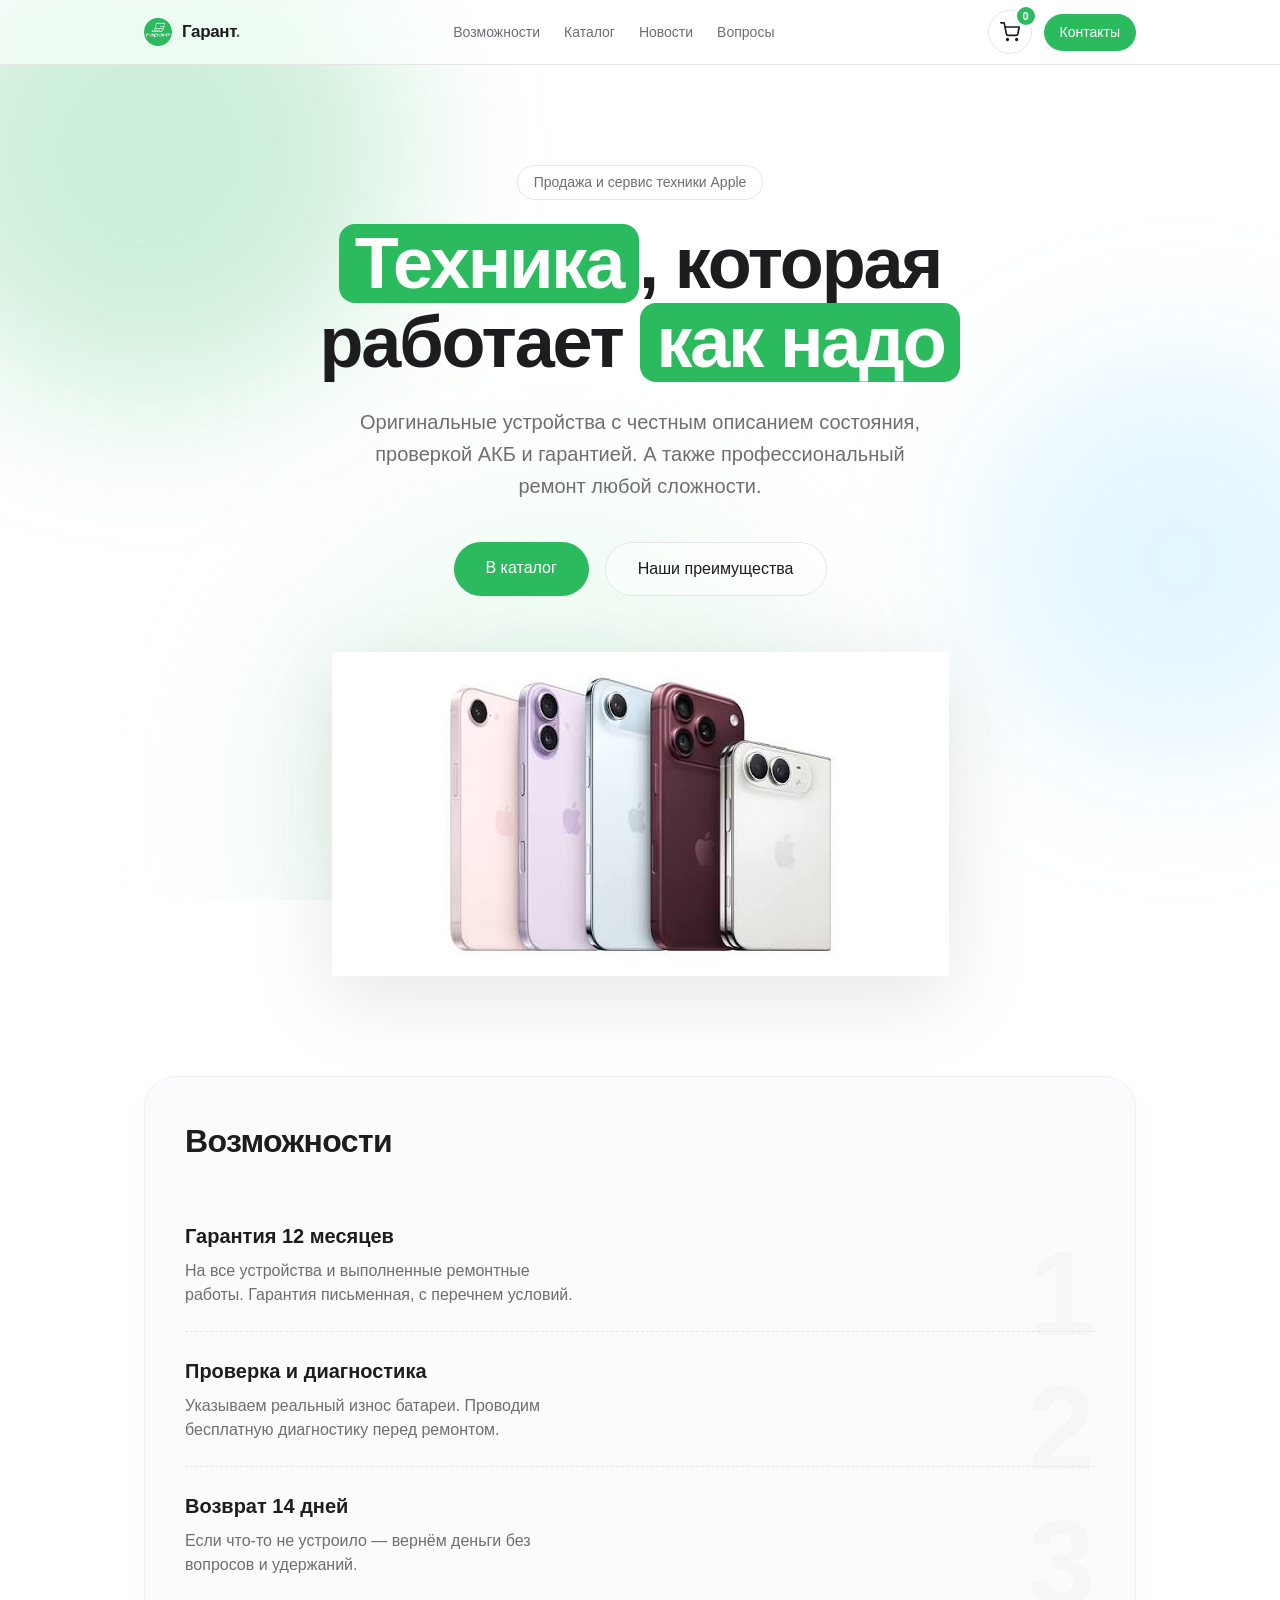
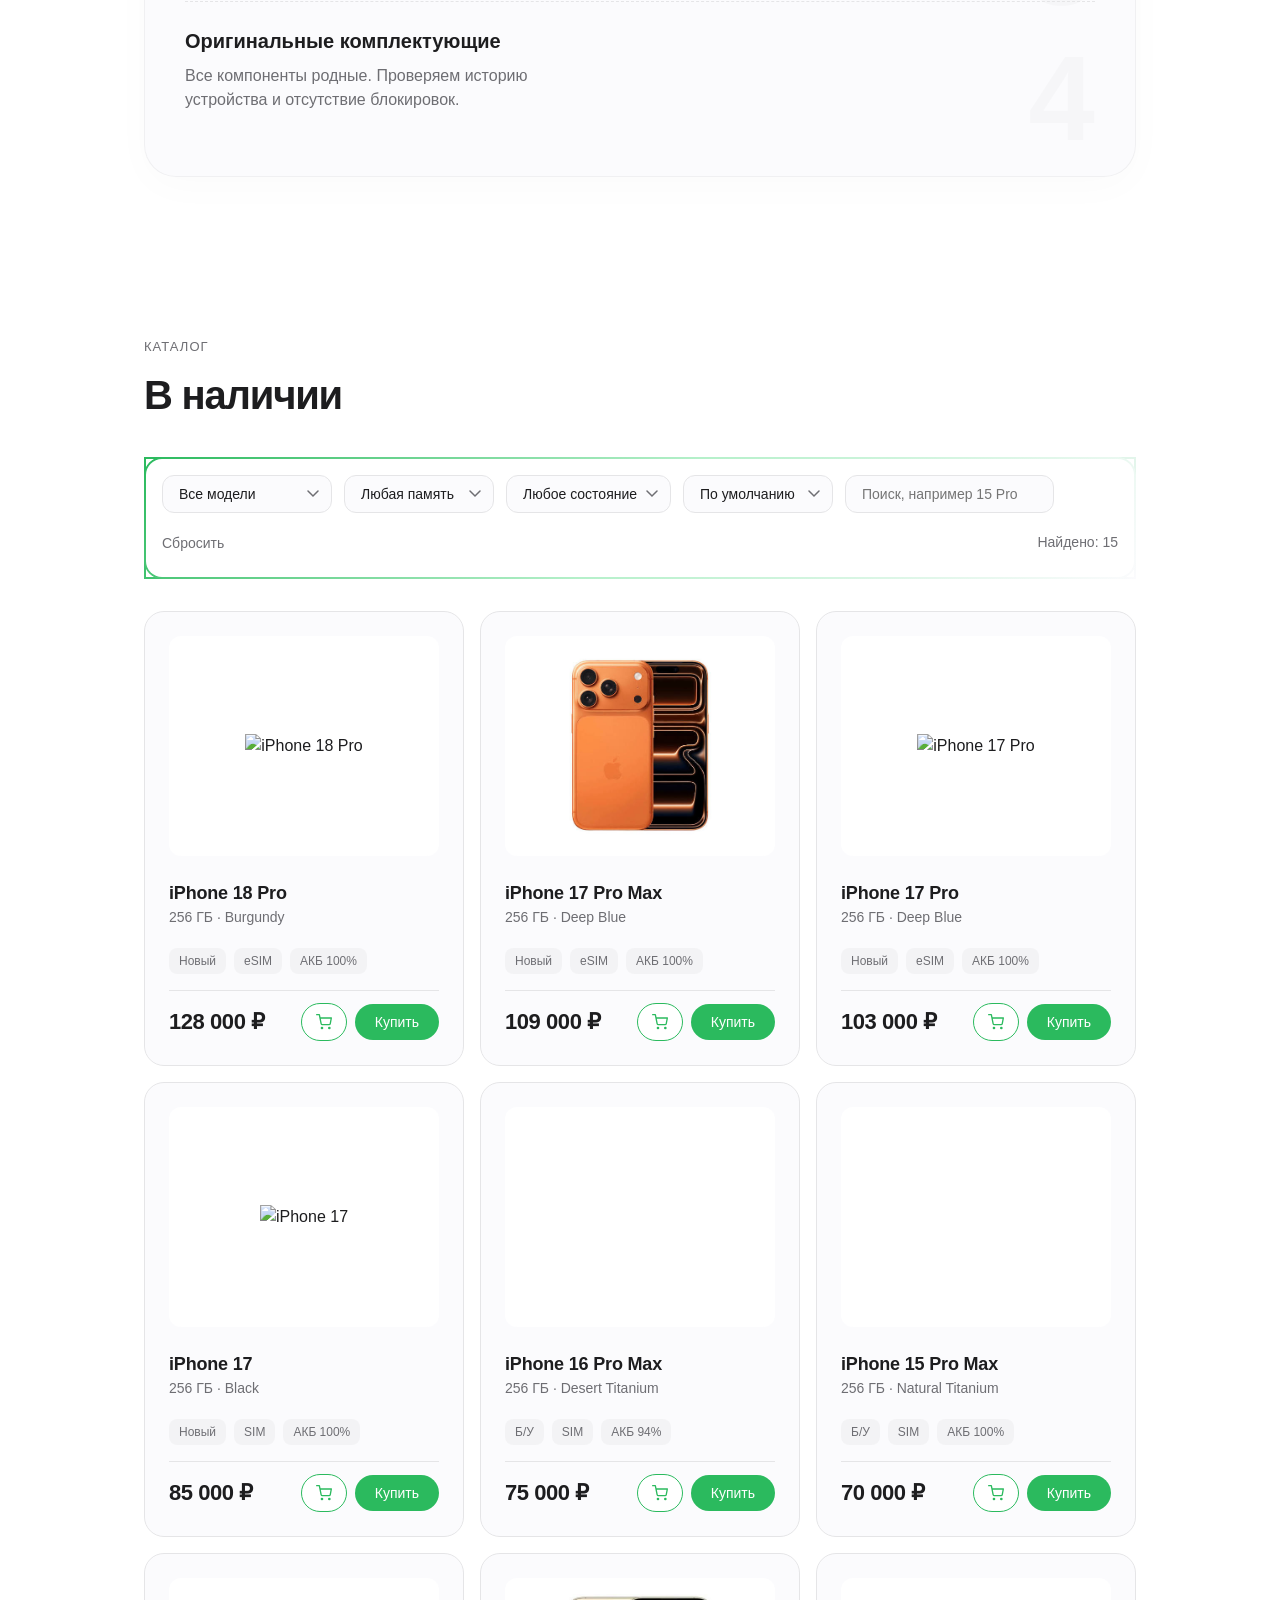
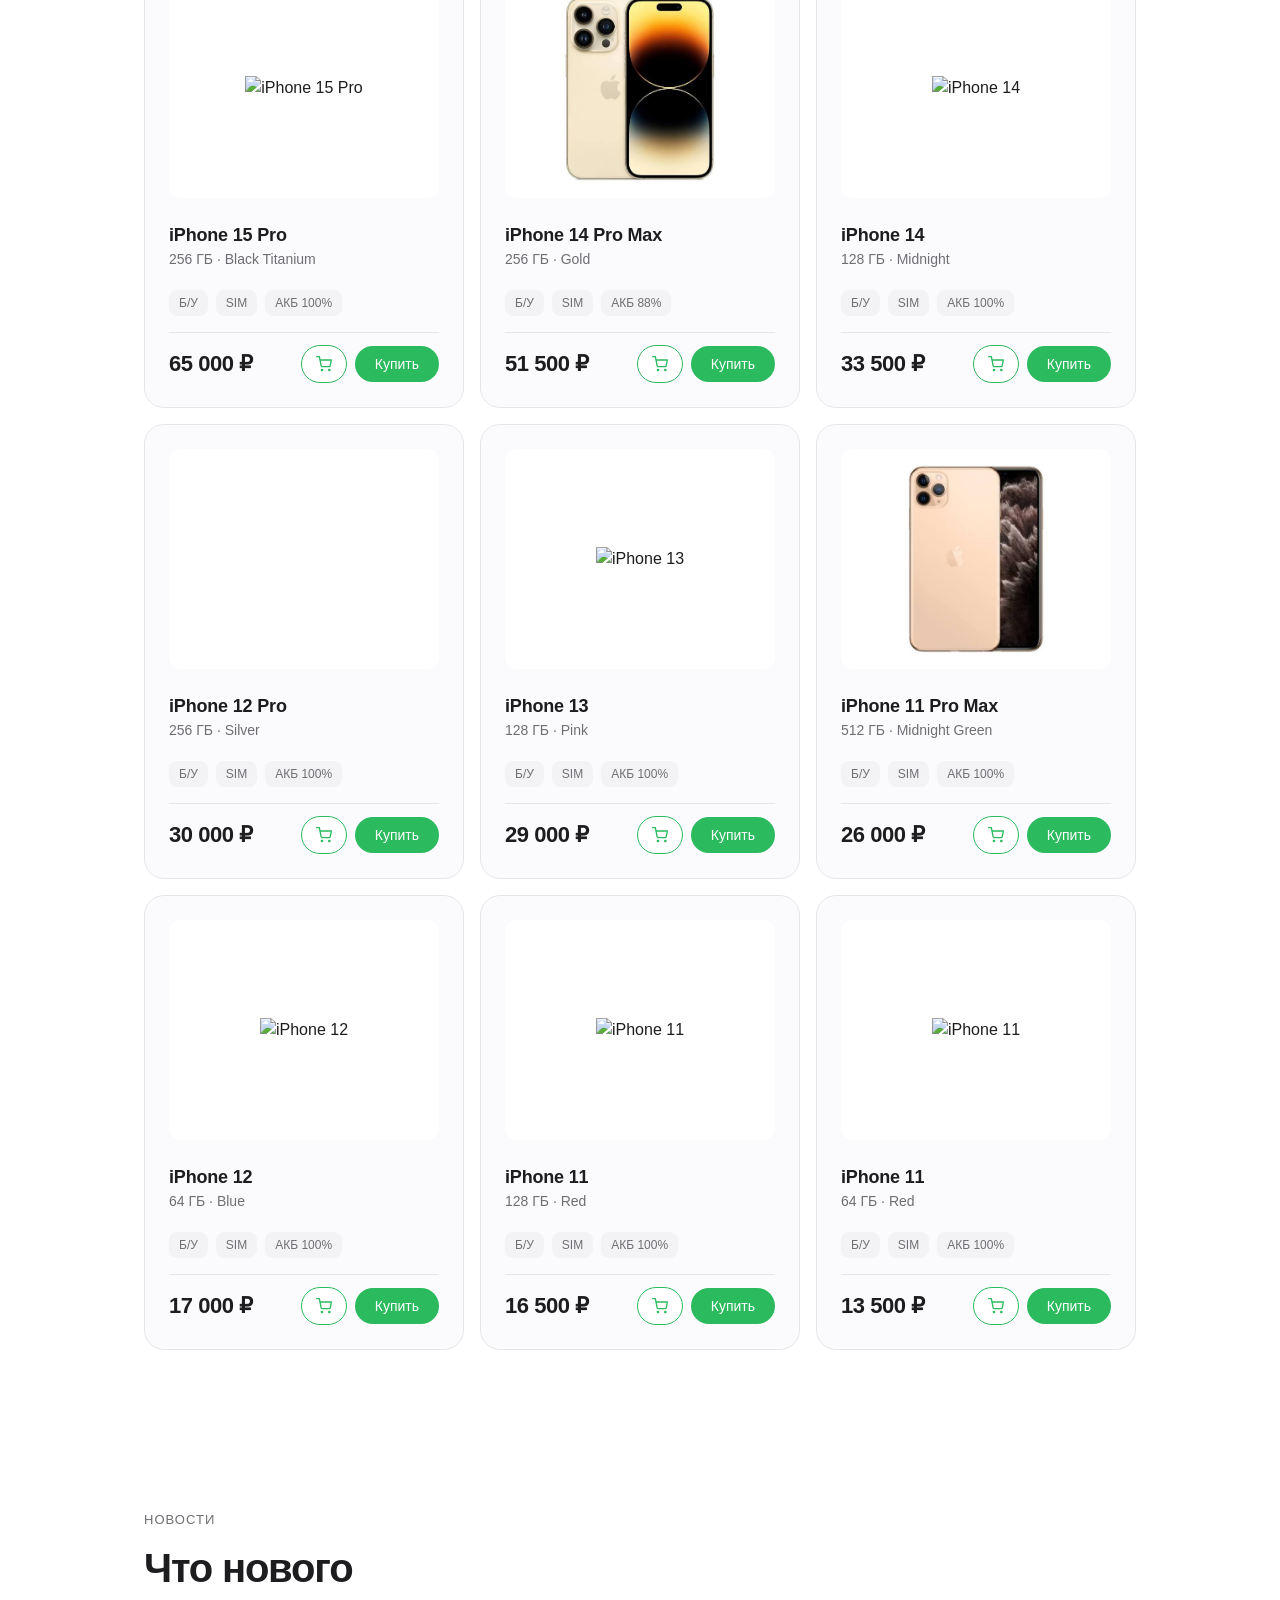
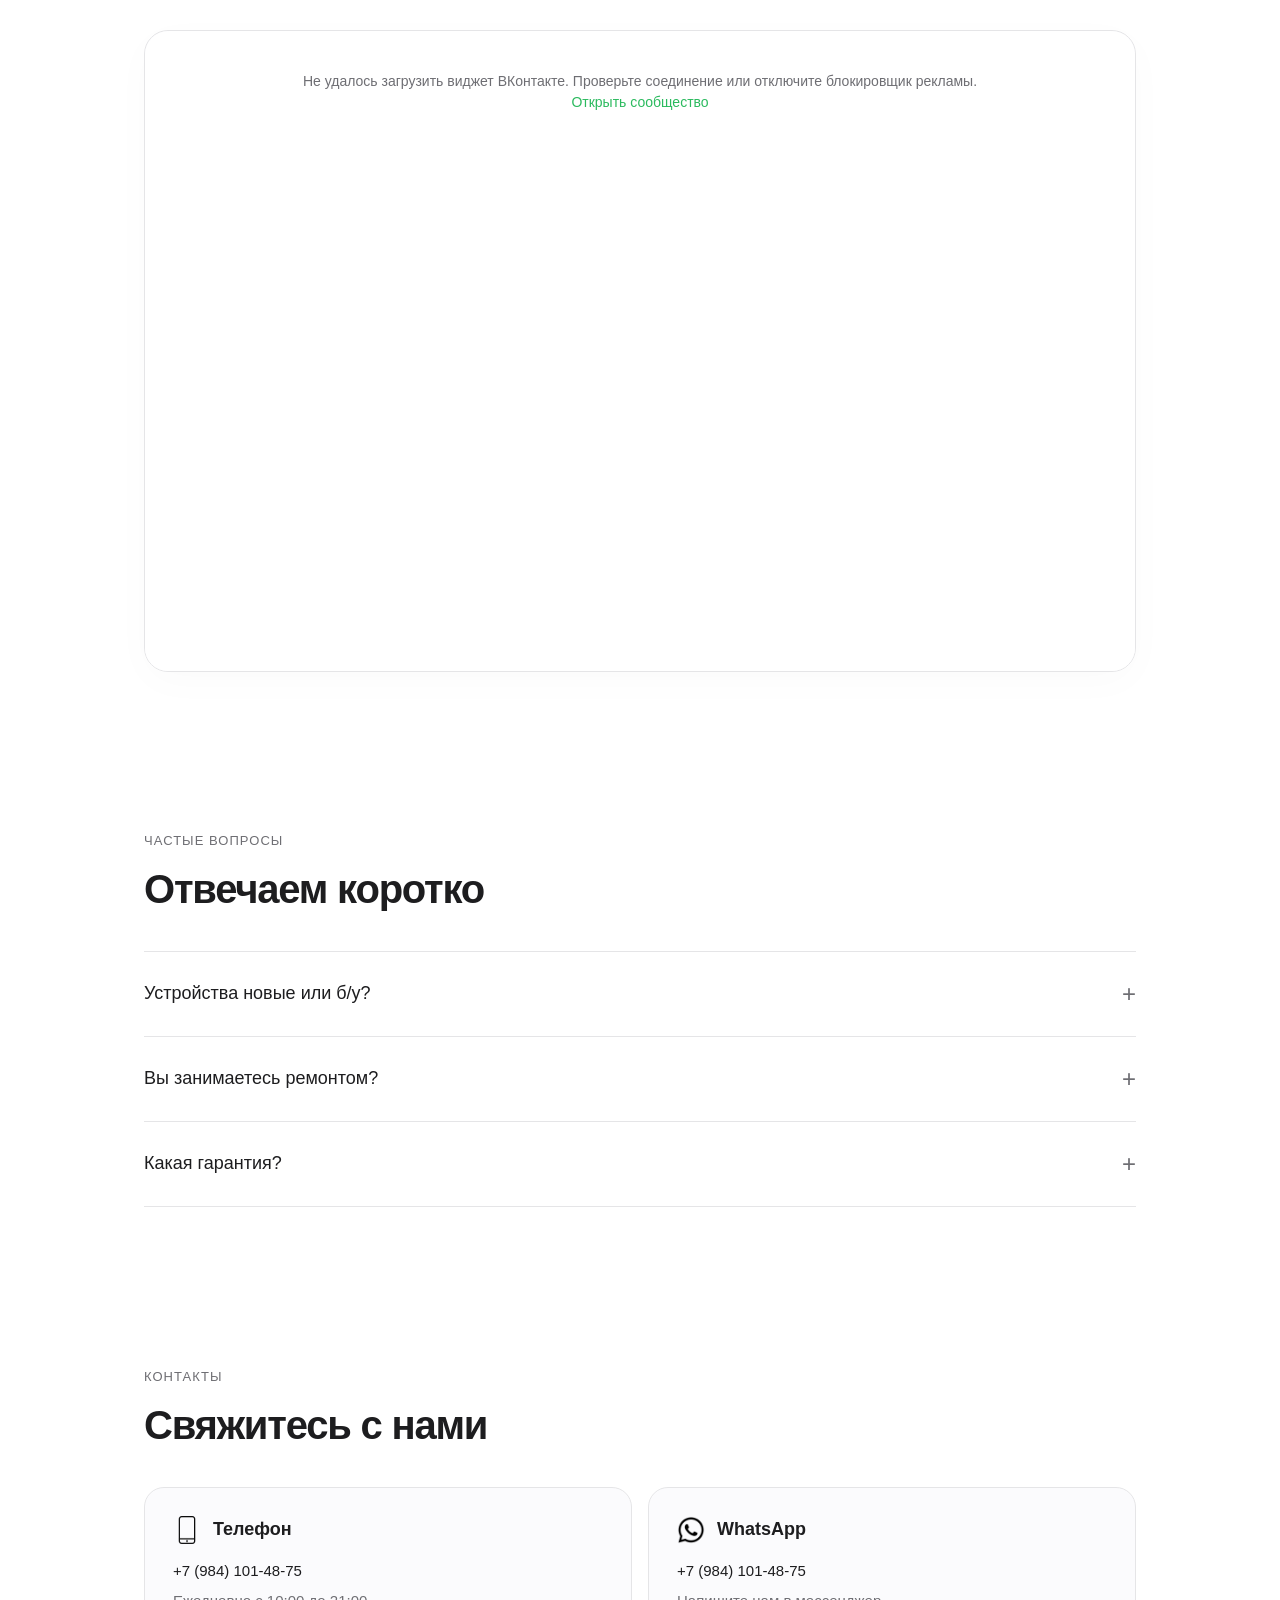
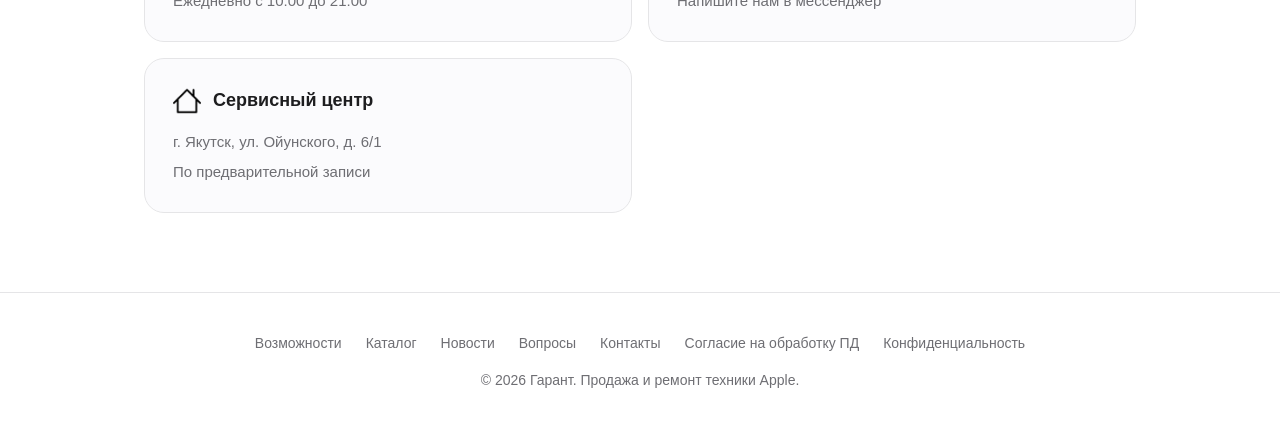
<file: index.html>
<!DOCTYPE html>
<html lang="ru">
<head>
<meta charset="UTF-8">
<meta name="viewport" content="width=device-width, initial-scale=1.0">
<title>Гарант — ремонт iPhone и продажа техники Apple в Якутске</title>

<meta name="description" content="Гарант в Якутске: ремонт айфона и iPhone, замена экрана и аккумулятора, продажа новых и б/у iPhone. Гарантия 12 месяцев, бесплатная диагностика.">
<meta name="keywords" content="ремонт айфона якутск, купить айфон якутск, айфон бу якутск">
<meta name="robots" content="index, follow">
<link rel="canonical" href="https://garant03.infinityfree.io/">
  
<link rel="stylesheet" href="assets/css/site.css">
</head>
<body>

<div class="bg-shapes">
  <div class="shape shape-1"></div>
  <div class="shape shape-2"></div>
  <div class="shape shape-3"></div>
</div>

<header>
  <nav class="nav">
    <a href="#" class="logo-link">
      <img src="icons/logo.png" alt="Гарант" class="logo-img">
      <span class="logo">Гарант<span>.</span></span>
    </a>
    <div class="nav-links">
      <a href="#features">Возможности</a>
      <a href="#catalog">Каталог</a>
      <a href="#news">Новости</a>
      <a href="#faq">Вопросы</a>
    </div>
    <div class="nav-right">
      <button id="cartBtn" class="nav-cart" aria-label="Корзина">
        <svg width="20" height="20" viewBox="0 0 24 24" fill="none" stroke="currentColor" stroke-width="2" stroke-linecap="round" stroke-linejoin="round"><circle cx="9" cy="21" r="1"/><circle cx="20" cy="21" r="1"/><path d="M1 1h4l2.68 13.39a2 2 0 0 0 2 1.61h9.72a2 2 0 0 0 2-1.61L23 6H6"/></svg>
        <span id="cartCount" class="cart-count">0</span>
      </button>
      <a href="#contacts" class="nav-contacts">Контакты</a>
    </div>
  </nav>
</header>

<section class="hero reveal">
  <div class="wrap">
    <div class="hero-tag">Продажа и сервис техники Apple</div>
    <h1>
      <span class="highlight">Техника</span>, которая<br>
      работает <span class="highlight">как надо</span>
    </h1>
    <p>Оригинальные устройства с честным описанием состояния, проверкой АКБ и гарантией. А также профессиональный ремонт любой сложности.</p>
    <div class="hero-buttons">
      <a href="#catalog" class="btn-primary">В каталог</a>
      <a href="#features" class="btn-secondary">Наши преимущества</a>
    </div>
    <div class="hero-image">
      <img src="images/iphones.jpg" alt="iPhone">
    </div>
  </div>
</section>

<section class="features-section reveal" id="features">
  <div class="wrap">
    <div class="features-box">
      <h2>Возможности</h2>
      <div class="feature-row">
        <div class="feature-info">
          <h3>Гарантия 12 месяцев</h3>
          <p>На все устройства и выполненные ремонтные работы. Гарантия письменная, с перечнем условий.</p>
        </div>
        <div class="feature-num">1</div>
      </div>
      <div class="feature-row">
        <div class="feature-info">
          <h3>Проверка и диагностика</h3>
          <p>Указываем реальный износ батареи. Проводим бесплатную диагностику перед ремонтом.</p>
        </div>
        <div class="feature-num">2</div>
      </div>
      <div class="feature-row">
        <div class="feature-info">
          <h3>Возврат 14 дней</h3>
          <p>Если что-то не устроило — вернём деньги без вопросов и удержаний.</p>
        </div>
        <div class="feature-num">3</div>
      </div>
      <div class="feature-row">
        <div class="feature-info">
          <h3>Оригинальные комплектующие</h3>
          <p>Все компоненты родные. Проверяем историю устройства и отсутствие блокировок.</p>
        </div>
        <div class="feature-num">4</div>
      </div>
    </div>
  </div>
</section>

<section id="catalog" class="reveal">
  <div class="wrap">
    <div class="rubric">Каталог</div>
    <h2 class="section-title">В наличии</h2>
    <div class="toolbar">
      <select id="f-model"><option value="">Все модели</option></select>
      <select id="f-memory"><option value="">Любая память</option></select>
      <select id="f-condition">
        <option value="">Любое состояние</option>
        <option value="new">Новый</option>
        <option value="used">Б/У</option>
      </select>
      <select id="f-sort">
        <option value="default">По умолчанию</option>
        <option value="price-asc">Цена ↑</option>
        <option value="price-desc">Цена ↓</option>
        <option value="battery-desc">АКБ ↓</option>
      </select>
      <input type="text" id="f-search" placeholder="Поиск, например 15 Pro">
      <button class="reset" id="reset">Сбросить</button>
      <div class="count" id="count"></div>
    </div>
    <div class="grid" id="grid"></div>
  </div>
</section>

<!-- ===== НОВОСТИ (ВК notebookgarant) ===== -->
<section id="news" class="reveal">
  <div class="wrap">
    <div class="rubric">Новости</div>
    <h2 class="section-title">Что нового</h2>
    <div class="vk-embed-wrap">
      <div class="vk-embed-frame" id="vk_community"></div>
    </div>
  </div>
</section>

<section id="faq" class="reveal">
  <div class="wrap">
    <div class="rubric">Частые вопросы</div>
    <h2 class="section-title">Отвечаем коротко</h2>
    <div class="faq">
      <details>
        <summary>Устройства новые или б/у?</summary>
        <p>В каталоге есть и новые (не активированные), и б/у. Состояние указано в бейдже на карточке, а реальный износ АКБ — отдельно. Для б/у указана комплектация: коробка, кабель и т.д.</p>
      </details>
      <details>
        <summary>Вы занимаетесь ремонтом?</summary>
        <p>Да, у нас собственный сервисный центр. Выполняем замену экранов, аккумуляторов, ремонт после попадания влаги и другие работы. Диагностика бесплатная.</p>
      </details>
      <details>
        <summary>Какая гарантия?</summary>
        <p>12 месяцев на все устройства и на работы по ремонту. Гарантия покрывает аппаратные неисправности, не связанные с механическими повреждениями и попаданием влаги.</p>
      </details>
    </div>
  </div>
</section>

<section id="contacts" class="reveal">
  <div class="wrap">
    <div class="rubric">Контакты</div>
    <h2 class="section-title">Свяжитесь с нами</h2>
    <div class="features-grid">
      <div class="feature-card">
        <div class="contact-header">
          <img src="icons/phone.png" alt="Телефон" class="contact-icon">
          <h3>Телефон</h3>
        </div>
        <p><a href="tel:+79841014875">+7 (984) 101-48-75</a></p>
        <p style="margin-top:8px">Ежедневно с 10:00 до 21:00</p>
      </div>
      <div class="feature-card">
        <div class="contact-header">
          <img src="icons/whatsapp.png" alt="WhatsApp" class="contact-icon">
          <h3>WhatsApp</h3>
        </div>
        <p><a href="https://wa.me/79841014875">+7 (984) 101-48-75</a></p>
        <p style="margin-top:8px">Напишите нам в мессенджер</p>
      </div>
      <div class="feature-card">
        <div class="contact-header">
          <img src="icons/home.png" alt="Адрес" class="contact-icon">
          <h3>Сервисный центр</h3>
        </div>
        <p>г. Якутск, ул. Ойунского, д. 6/1</p>
        <p style="margin-top:8px">По предварительной записи</p>
      </div>
    </div>
  </div>
</section>

<footer>
  <div class="wrap">
    <div class="foot-links">
      <a href="#features">Возможности</a>
      <a href="#catalog">Каталог</a>
      <a href="#news">Новости</a>
      <a href="#faq">Вопросы</a>
      <a href="#contacts">Контакты</a>
      <a href="terms.html">Согласие на обработку ПД</a>
      <a href="privacy.html">Конфиденциальность</a>
    </div>
    <p>© 2026 Гарант. Продажа и ремонт техники Apple.</p>
  </div>
</footer>

<!-- Модальное окно одиночного заказа -->
<div class="modal-overlay" id="orderModal" role="dialog" aria-modal="true" aria-labelledby="orderTitle">
  <div class="modal">
    <button class="modal-close" id="modalClose" aria-label="Закрыть">×</button>

    <div id="formState">
      <h3 id="orderTitle">Оформление заказа</h3>
      <p class="modal-sub" id="orderProduct"></p>

      <form id="orderForm" novalidate>
        <div class="form-row">
          <div class="form-group">
            <label for="lastName">Фамилия <span class="req">*</span></label>
            <input type="text" id="lastName" name="lastName" autocomplete="family-name" placeholder="Иванов">
          </div>
          <div class="form-group">
            <label for="firstName">Имя <span class="req">*</span></label>
            <input type="text" id="firstName" name="firstName" autocomplete="given-name" placeholder="Иван">
          </div>
        </div>

        <div class="form-group">
          <label for="phone">Контактный телефон <span class="req">*</span></label>
          <input type="tel" id="phone" name="phone" autocomplete="tel" placeholder="+7 (___) ___-__-__">
        </div>

        <div class="form-group">
          <label for="email">Электронная почта <span class="req">*</span></label>
          <input type="email" id="email" name="email" autocomplete="email" placeholder="example@mail.ru">
        </div>

        <div class="form-error" id="formError"></div>

        <div class="checkbox-group" id="consentGroup">
          <input type="checkbox" id="consent" name="consent">
          <label for="consent">
            Я даю согласие на обработку персональных данных и принимаю условия
            <a href="terms.html" target="_blank" rel="noopener">Согласия на обработку персональных данных</a>
            и
            <a href="privacy.html" target="_blank" rel="noopener">Политики конфиденциальности</a>.
          </label>
        </div>

        <button type="submit" class="btn-primary" id="submitBtn">Отправить заявку</button>
      </form>
    </div>

    <div id="successState" class="success-state" style="display:none">
      <div class="success-icon">✓</div>
      <h3>Заявка отправлена!</h3>
      <p id="successText">Спасибо! Мы свяжемся с вами в ближайшее время для подтверждения заказа.</p>
      <button class="btn-primary" id="successClose">Готово</button>
    </div>
  </div>
</div>

<!-- Модалка корзины -->
<div class="modal-overlay" id="cartModal" role="dialog" aria-modal="true" aria-labelledby="cartTitle">
  <div class="modal" style="max-width:560px">
    <button class="modal-close" id="cartModalClose" aria-label="Закрыть">×</button>
    <h3 id="cartTitle">Корзина</h3>
    <p class="modal-sub">Проверьте состав и оформите заявку</p>

    <div id="cartItems"></div>

    <div class="cart-total" id="cartTotalRow" style="display:none">
      <span>Итого:</span>
      <strong id="cartTotalValue">0 ₽</strong>
    </div>

    <div id="cartFormState">
      <form id="cartOrderForm" novalidate>
        <div class="form-row">
          <div class="form-group">
            <label for="cartLastName">Фамилия <span class="req">*</span></label>
            <input type="text" id="cartLastName" placeholder="Иванов">
          </div>
          <div class="form-group">
            <label for="cartFirstName">Имя <span class="req">*</span></label>
            <input type="text" id="cartFirstName" placeholder="Иван">
          </div>
        </div>
        <div class="form-group">
          <label for="cartPhone">Телефон <span class="req">*</span></label>
          <input type="tel" id="cartPhone" placeholder="+7 (___) ___-__-__">
        </div>
        <div class="form-group">
          <label for="cartEmail">Почта <span class="req">*</span></label>
          <input type="email" id="cartEmail" placeholder="example@mail.ru">
        </div>
        <div class="form-error" id="cartFormError"></div>
        <div class="checkbox-group" id="cartConsentGroup">
          <input type="checkbox" id="cartConsent">
          <label for="cartConsent">
            Я даю согласие на обработку персональных данных и принимаю
            <a href="terms.html" target="_blank" rel="noopener">Согласие</a> и
            <a href="privacy.html" target="_blank" rel="noopener">Политику конфиденциальности</a>.
          </label>
        </div>
        <button type="submit" class="btn-primary" id="cartSubmitBtn">Оформить заявку</button>
      </form>
    </div>

    <div id="cartSuccess" class="success-state" style="display:none">
      <div class="success-icon">✓</div>
      <h3>Заявка отправлена!</h3>
      <p>Мы свяжемся с вами для подтверждения заказа.</p>
      <button class="btn-primary" id="cartSuccessClose">Готово</button>
    </div>
  </div>
</div>

<!-- Порядок важен: products → cart → order-modal → vk → site -->
<script src="assets/js/products.js"></script>
<script src="assets/js/cart.js"></script>
<script src="assets/js/order-modal.js"></script>
<script src="assets/js/vk.js"></script>
<script src="assets/js/site.js"></script>
</body>
</html>
</file>
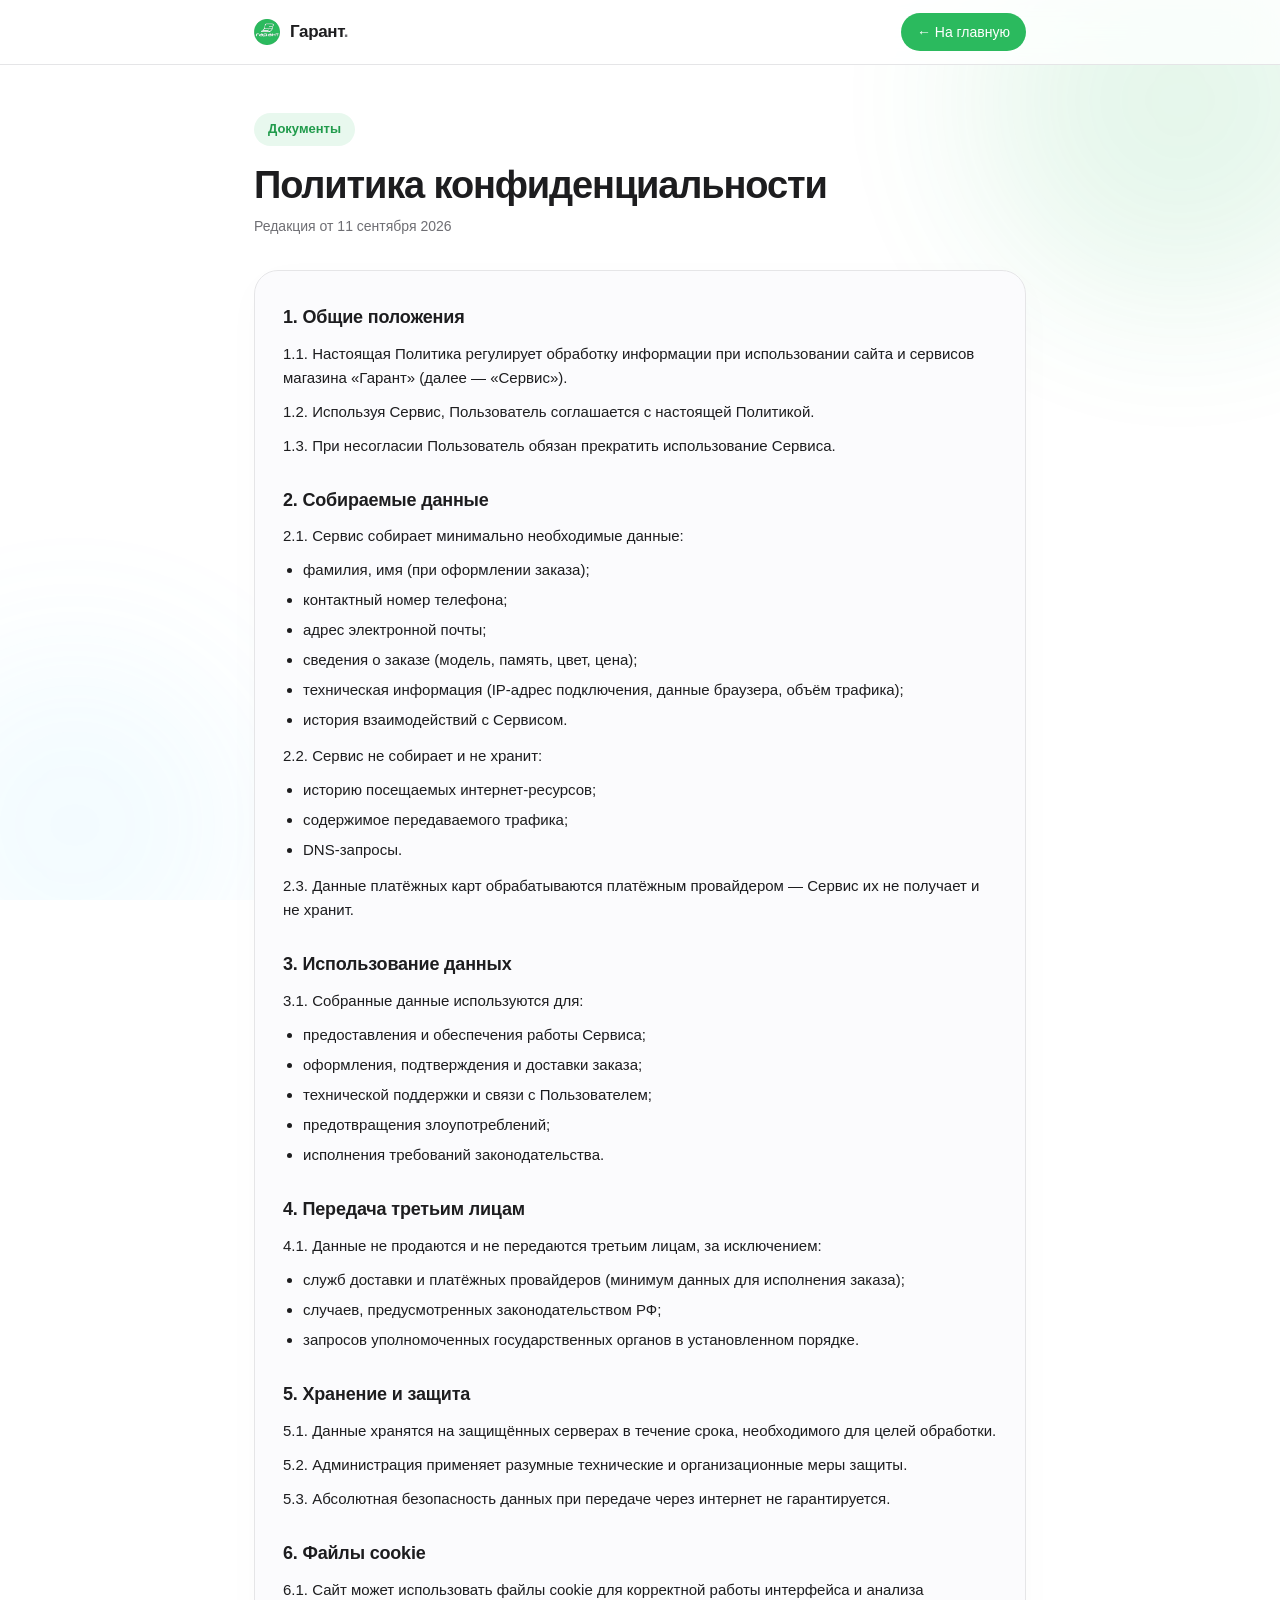
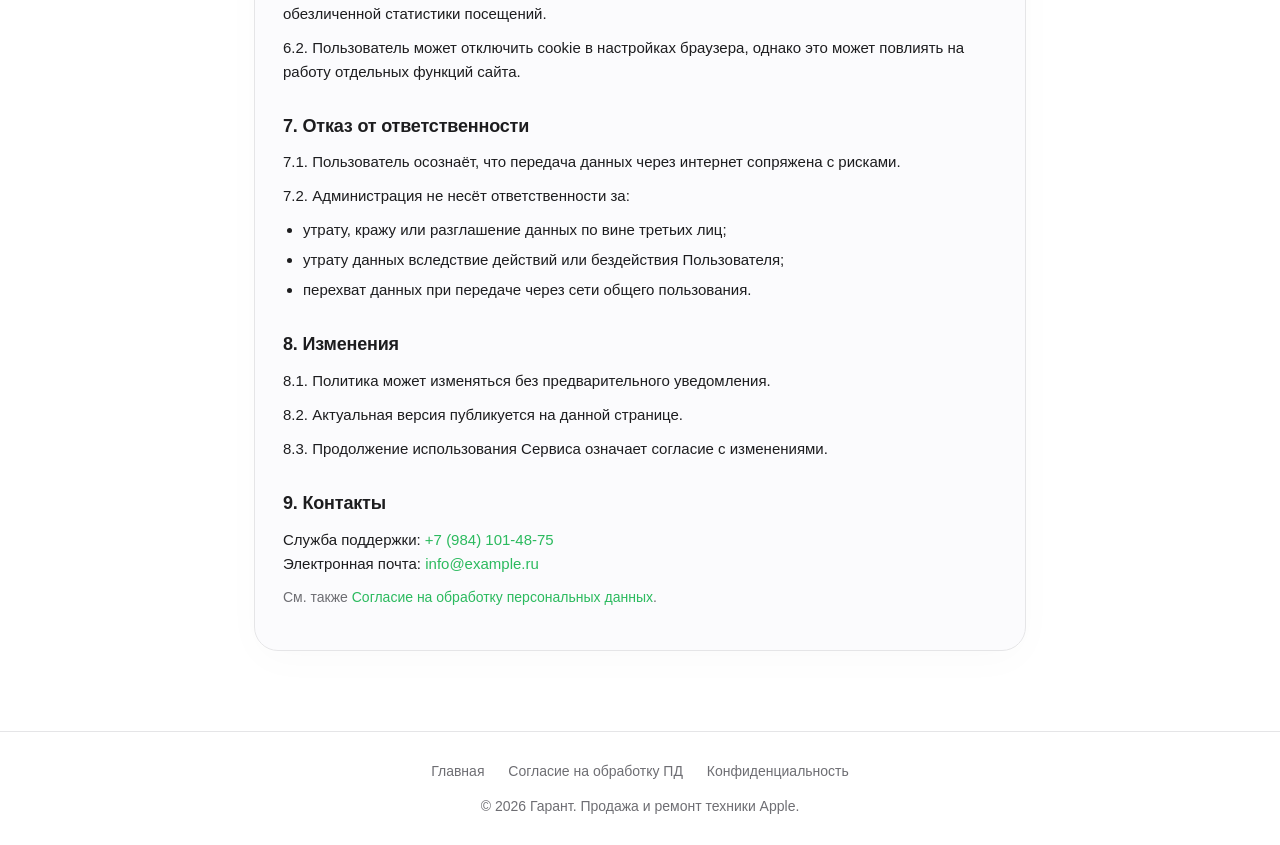
<file: privacy.html>
<!DOCTYPE html>
<html lang="ru">
<head>
<meta charset="UTF-8">
<meta name="viewport" content="width=device-width, initial-scale=1.0">
<title>Политика конфиденциальности — Гарант</title>
<style>
  :root{
    --text:#1d1d1f; --muted:#6e6e73; --line:#e5e5e7;
    --accent:#2bba5e; --accent-hover:#219b4c; --accent-light:#e8f8ee;
    --bg-card:#fbfbfd;
  }
  *{box-sizing:border-box;margin:0;padding:0}
  body{
    font-family:-apple-system,BlinkMacSystemFont,"SF Pro Display","Segoe UI",Roboto,Helvetica,Arial,sans-serif;
    background:#fff;color:var(--text);-webkit-font-smoothing:antialiased;line-height:1.6;
  }
  .bg-shapes{position:fixed;inset:0;z-index:-1;pointer-events:none;overflow:hidden;}
  .shape{position:absolute;border-radius:50%;filter:blur(80px);opacity:.4;}
  .shape-1{width:400px;height:400px;background:rgba(43,186,94,.3);top:-100px;right:-100px;}
  .shape-2{width:350px;height:350px;background:rgba(100,210,255,.2);bottom:-100px;left:-100px;}

  a{color:var(--accent);text-decoration:none}
  a:hover{text-decoration:underline}
  .wrap{max-width:820px;margin:0 auto;padding:0 24px;position:relative;z-index:1;}

  header{
    position:sticky;top:0;z-index:100;
    background:rgba(255,255,255,.8);backdrop-filter:saturate(180%) blur(20px);
    -webkit-backdrop-filter:saturate(180%) blur(20px);
    border-bottom:1px solid var(--line);
  }
  .nav{
    max-width:820px;margin:0 auto;padding:0 24px;height:64px;
    display:flex;align-items:center;justify-content:space-between;
  }
  .logo-link{display:flex;align-items:center;gap:10px;color:var(--text);text-decoration:none}
  .logo-img{height:26px;width:auto;object-fit:contain;mix-blend-mode:multiply}
  .logo{font-size:17px;font-weight:600;letter-spacing:-.02em}
  .logo span{color:var(--muted)}
  .back-btn{
    font-size:14px;font-weight:500;color:#fff;background:var(--accent);
    border-radius:980px;padding:8px 16px;transition:background .2s;text-decoration:none;
  }
  .back-btn:hover{background:var(--accent-hover);text-decoration:none}

  main{padding:48px 0 80px}
  .page-tag{display:inline-block;background:var(--accent-light);color:var(--accent-hover);font-size:13px;font-weight:600;padding:6px 14px;border-radius:980px;margin-bottom:18px;}
  h1{font-size:clamp(28px,5vw,38px);font-weight:600;letter-spacing:-.03em;line-height:1.15;margin-bottom:8px;}
  .updated{font-size:14px;color:var(--muted);margin-bottom:32px;}

  .doc{background:rgba(251,251,253,.85);backdrop-filter:blur(20px);border:1px solid var(--line);border-radius:24px;padding:32px 28px;box-shadow:0 10px 40px rgba(0,0,0,.02);}
  .doc h2{font-size:18px;font-weight:600;margin-top:28px;margin-bottom:10px;letter-spacing:-.01em;}
  .doc h2:first-child{margin-top:0}
  .doc p{font-size:15px;color:var(--text);margin-bottom:10px;}
  .doc p.note{color:var(--muted);font-size:14px;}
  .doc ul,.doc ol{margin:0 0 12px 20px;font-size:15px;}
  .doc li{margin-bottom:6px;}
  .doc strong{font-weight:600}

  footer{border-top:1px solid var(--line);padding:28px 0;text-align:center;font-size:14px;color:var(--muted);position:relative;z-index:1;}
  footer a{color:var(--muted);margin:0 10px}
  footer a:hover{color:var(--accent);text-decoration:none}
  @media(max-width:600px){.doc{padding:24px 18px;border-radius:18px}}
</style>
</head>
<body>

<div class="bg-shapes">
  <div class="shape shape-1"></div>
  <div class="shape shape-2"></div>
</div>

<header>
  <nav class="nav">
    <a href="index.html" class="logo-link">
      <img src="icons/logo.png" alt="Гарант" class="logo-img">
      <span class="logo">Гарант<span>.</span></span>
    </a>
    <a href="index.html" class="back-btn">← На главную</a>
  </nav>
</header>

<main>
  <div class="wrap">
    <div class="page-tag">Документы</div>
    <h1>Политика конфиденциальности</h1>
    <p class="updated">Редакция от 11 сентября 2026</p>

    <div class="doc">
      <h2>1. Общие положения</h2>
      <p>1.1. Настоящая Политика регулирует обработку информации при использовании сайта и сервисов магазина «Гарант» (далее — «Сервис»).</p>
      <p>1.2. Используя Сервис, Пользователь соглашается с настоящей Политикой.</p>
      <p>1.3. При несогласии Пользователь обязан прекратить использование Сервиса.</p>

      <h2>2. Собираемые данные</h2>
      <p>2.1. Сервис собирает минимально необходимые данные:</p>
      <ul>
        <li>фамилия, имя (при оформлении заказа);</li>
        <li>контактный номер телефона;</li>
        <li>адрес электронной почты;</li>
        <li>сведения о заказе (модель, память, цвет, цена);</li>
        <li>техническая информация (IP-адрес подключения, данные браузера, объём трафика);</li>
        <li>история взаимодействий с Сервисом.</li>
      </ul>
      <p>2.2. Сервис не собирает и не хранит:</p>
      <ul>
        <li>историю посещаемых интернет-ресурсов;</li>
        <li>содержимое передаваемого трафика;</li>
        <li>DNS-запросы.</li>
      </ul>
      <p>2.3. Данные платёжных карт обрабатываются платёжным провайдером — Сервис их не получает и не хранит.</p>

      <h2>3. Использование данных</h2>
      <p>3.1. Собранные данные используются для:</p>
      <ul>
        <li>предоставления и обеспечения работы Сервиса;</li>
        <li>оформления, подтверждения и доставки заказа;</li>
        <li>технической поддержки и связи с Пользователем;</li>
        <li>предотвращения злоупотреблений;</li>
        <li>исполнения требований законодательства.</li>
      </ul>

      <h2>4. Передача третьим лицам</h2>
      <p>4.1. Данные не продаются и не передаются третьим лицам, за исключением:</p>
      <ul>
        <li>служб доставки и платёжных провайдеров (минимум данных для исполнения заказа);</li>
        <li>случаев, предусмотренных законодательством РФ;</li>
        <li>запросов уполномоченных государственных органов в установленном порядке.</li>
      </ul>

      <h2>5. Хранение и защита</h2>
      <p>5.1. Данные хранятся на защищённых серверах в течение срока, необходимого для целей обработки.</p>
      <p>5.2. Администрация применяет разумные технические и организационные меры защиты.</p>
      <p>5.3. Абсолютная безопасность данных при передаче через интернет не гарантируется.</p>

      <h2>6. Файлы cookie</h2>
      <p>6.1. Сайт может использовать файлы cookie для корректной работы интерфейса и анализа обезличенной статистики посещений.</p>
      <p>6.2. Пользователь может отключить cookie в настройках браузера, однако это может повлиять на работу отдельных функций сайта.</p>

      <h2>7. Отказ от ответственности</h2>
      <p>7.1. Пользователь осознаёт, что передача данных через интернет сопряжена с рисками.</p>
      <p>7.2. Администрация не несёт ответственности за:</p>
      <ul>
        <li>утрату, кражу или разглашение данных по вине третьих лиц;</li>
        <li>утрату данных вследствие действий или бездействия Пользователя;</li>
        <li>перехват данных при передаче через сети общего пользования.</li>
      </ul>

      <h2>8. Изменения</h2>
      <p>8.1. Политика может изменяться без предварительного уведомления.</p>
      <p>8.2. Актуальная версия публикуется на данной странице.</p>
      <p>8.3. Продолжение использования Сервиса означает согласие с изменениями.</p>

      <h2>9. Контакты</h2>
      <p>Служба поддержки: <a href="tel:+79841014875">+7 (984) 101-48-75</a><br>
      Электронная почта: <a href="mailto:info@example.ru">info@example.ru</a></p>
      <p class="note">См. также <a href="terms.html">Согласие на обработку персональных данных</a>.</p>
    </div>
  </div>
</main>

<footer>
  <div class="wrap">
    <a href="index.html">Главная</a>
    <a href="terms.html">Согласие на обработку ПД</a>
    <a href="privacy.html">Конфиденциальность</a>
    <p style="margin-top:12px">© 2026 Гарант. Продажа и ремонт техники Apple.</p>
  </div>
</footer>

</body>
</html>
</file>
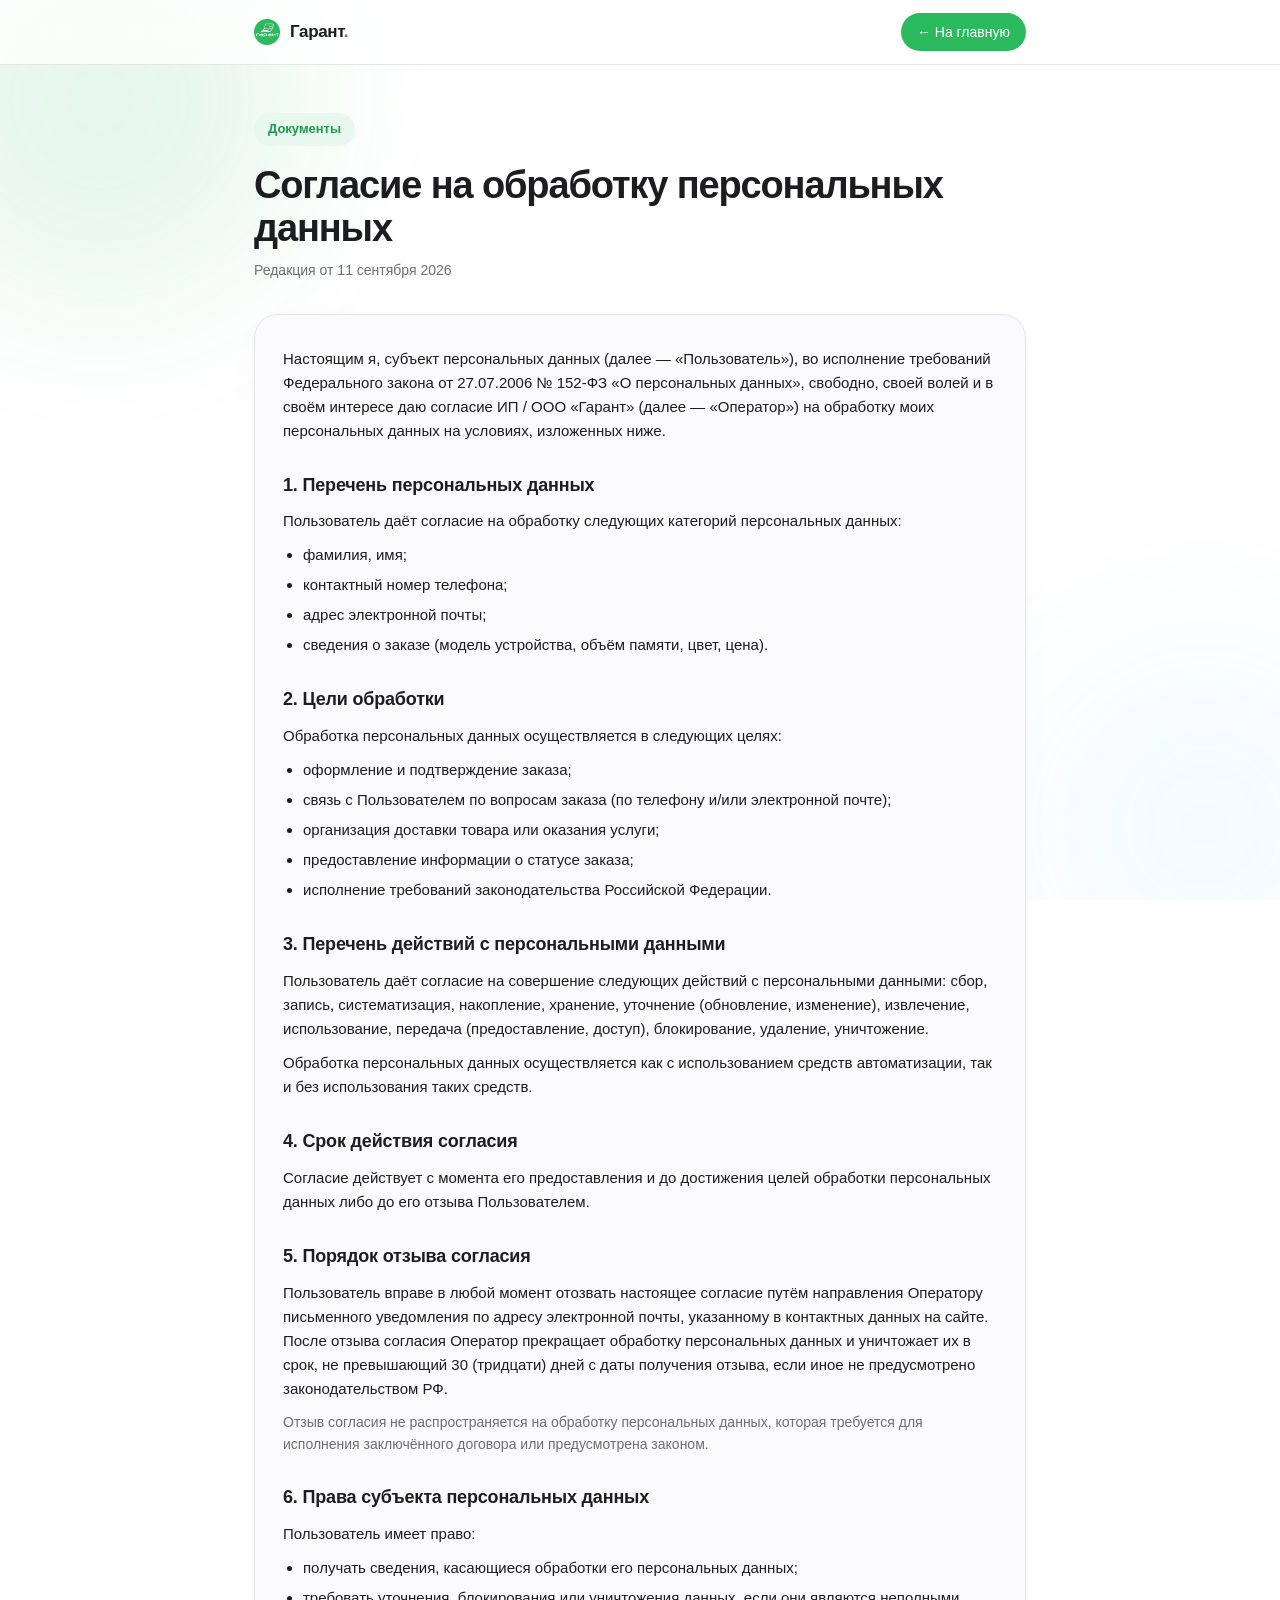
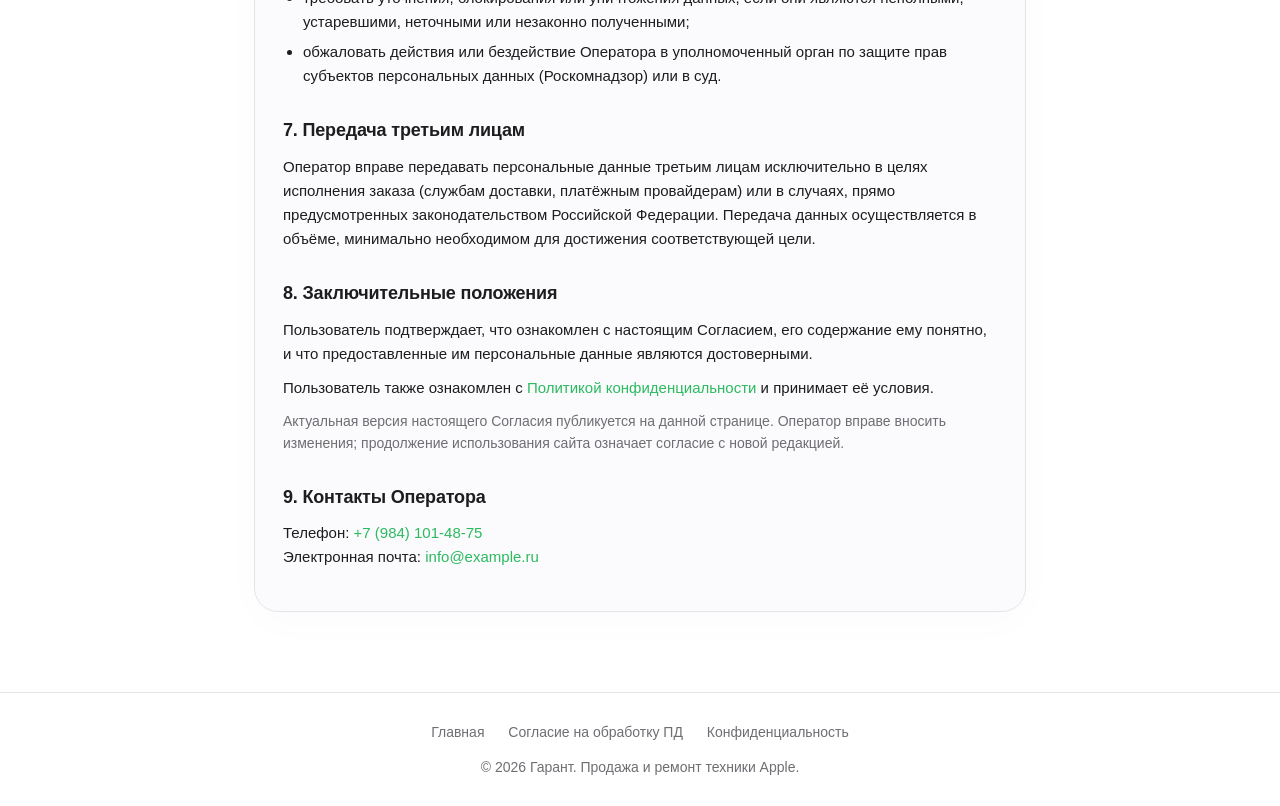
<file: terms.html>
<!DOCTYPE html>
<html lang="ru">
<head>
<meta charset="UTF-8">
<meta name="viewport" content="width=device-width, initial-scale=1.0">
<title>Согласие на обработку персональных данных — Гарант</title>
<style>
  :root{
    --text:#1d1d1f; --muted:#6e6e73; --line:#e5e5e7;
    --accent:#2bba5e; --accent-hover:#219b4c; --accent-light:#e8f8ee;
    --bg-card:#fbfbfd;
  }
  *{box-sizing:border-box;margin:0;padding:0}
  body{
    font-family:-apple-system,BlinkMacSystemFont,"SF Pro Display","Segoe UI",Roboto,Helvetica,Arial,sans-serif;
    background:#fff;color:var(--text);-webkit-font-smoothing:antialiased;line-height:1.6;
  }
  .bg-shapes{position:fixed;inset:0;z-index:-1;pointer-events:none;overflow:hidden;}
  .shape{position:absolute;border-radius:50%;filter:blur(80px);opacity:.4;}
  .shape-1{width:400px;height:400px;background:rgba(43,186,94,.3);top:-100px;left:-100px;}
  .shape-2{width:350px;height:350px;background:rgba(100,210,255,.2);bottom:-100px;right:-100px;}

  a{color:var(--accent);text-decoration:none}
  a:hover{text-decoration:underline}
  .wrap{max-width:820px;margin:0 auto;padding:0 24px;position:relative;z-index:1;}

  header{
    position:sticky;top:0;z-index:100;
    background:rgba(255,255,255,.8);backdrop-filter:saturate(180%) blur(20px);
    -webkit-backdrop-filter:saturate(180%) blur(20px);
    border-bottom:1px solid var(--line);
  }
  .nav{
    max-width:820px;margin:0 auto;padding:0 24px;height:64px;
    display:flex;align-items:center;justify-content:space-between;
  }
  .logo-link{display:flex;align-items:center;gap:10px;color:var(--text);text-decoration:none}
  .logo-img{height:26px;width:auto;object-fit:contain;mix-blend-mode:multiply}
  .logo{font-size:17px;font-weight:600;letter-spacing:-.02em}
  .logo span{color:var(--muted)}
  .back-btn{
    font-size:14px;font-weight:500;color:#fff;background:var(--accent);
    border-radius:980px;padding:8px 16px;transition:background .2s;text-decoration:none;
  }
  .back-btn:hover{background:var(--accent-hover);text-decoration:none}

  main{padding:48px 0 80px}
  .page-tag{display:inline-block;background:var(--accent-light);color:var(--accent-hover);font-size:13px;font-weight:600;padding:6px 14px;border-radius:980px;margin-bottom:18px;}
  h1{font-size:clamp(28px,5vw,38px);font-weight:600;letter-spacing:-.03em;line-height:1.15;margin-bottom:8px;}
  .updated{font-size:14px;color:var(--muted);margin-bottom:32px;}

  .doc{background:rgba(251,251,253,.85);backdrop-filter:blur(20px);border:1px solid var(--line);border-radius:24px;padding:32px 28px;box-shadow:0 10px 40px rgba(0,0,0,.02);}
  .doc h2{font-size:18px;font-weight:600;margin-top:28px;margin-bottom:10px;letter-spacing:-.01em;}
  .doc h2:first-child{margin-top:0}
  .doc p{font-size:15px;color:var(--text);margin-bottom:10px;}
  .doc p.note{color:var(--muted);font-size:14px;}
  .doc ul,.doc ol{margin:0 0 12px 20px;font-size:15px;}
  .doc li{margin-bottom:6px;}
  .doc strong{font-weight:600}

  footer{border-top:1px solid var(--line);padding:28px 0;text-align:center;font-size:14px;color:var(--muted);position:relative;z-index:1;}
  footer a{color:var(--muted);margin:0 10px}
  footer a:hover{color:var(--accent);text-decoration:none}
  @media(max-width:600px){.doc{padding:24px 18px;border-radius:18px}}
</style>
</head>
<body>

<div class="bg-shapes">
  <div class="shape shape-1"></div>
  <div class="shape shape-2"></div>
</div>

<header>
  <nav class="nav">
    <a href="index.html" class="logo-link">
      <img src="icons/logo.png" alt="Гарант" class="logo-img">
      <span class="logo">Гарант<span>.</span></span>
    </a>
    <a href="index.html" class="back-btn">← На главную</a>
  </nav>
</header>

<main>
  <div class="wrap">
    <div class="page-tag">Документы</div>
    <h1>Согласие на обработку персональных данных</h1>
    <p class="updated">Редакция от 11 сентября 2026</p>

    <div class="doc">
      <p>Настоящим я, субъект персональных данных (далее — «Пользователь»), во исполнение требований Федерального закона от 27.07.2006 № 152-ФЗ «О персональных данных», свободно, своей волей и в своём интересе даю согласие ИП / ООО «Гарант» (далее — «Оператор») на обработку моих персональных данных на условиях, изложенных ниже.</p>

      <h2>1. Перечень персональных данных</h2>
      <p>Пользователь даёт согласие на обработку следующих категорий персональных данных:</p>
      <ul>
        <li>фамилия, имя;</li>
        <li>контактный номер телефона;</li>
        <li>адрес электронной почты;</li>
        <li>сведения о заказе (модель устройства, объём памяти, цвет, цена).</li>
      </ul>

      <h2>2. Цели обработки</h2>
      <p>Обработка персональных данных осуществляется в следующих целях:</p>
      <ul>
        <li>оформление и подтверждение заказа;</li>
        <li>связь с Пользователем по вопросам заказа (по телефону и/или электронной почте);</li>
        <li>организация доставки товара или оказания услуги;</li>
        <li>предоставление информации о статусе заказа;</li>
        <li>исполнение требований законодательства Российской Федерации.</li>
      </ul>

      <h2>3. Перечень действий с персональными данными</h2>
      <p>Пользователь даёт согласие на совершение следующих действий с персональными данными: сбор, запись, систематизация, накопление, хранение, уточнение (обновление, изменение), извлечение, использование, передача (предоставление, доступ), блокирование, удаление, уничтожение.</p>
      <p>Обработка персональных данных осуществляется как с использованием средств автоматизации, так и без использования таких средств.</p>

      <h2>4. Срок действия согласия</h2>
      <p>Согласие действует с момента его предоставления и до достижения целей обработки персональных данных либо до его отзыва Пользователем.</p>

      <h2>5. Порядок отзыва согласия</h2>
      <p>Пользователь вправе в любой момент отозвать настоящее согласие путём направления Оператору письменного уведомления по адресу электронной почты, указанному в контактных данных на сайте. После отзыва согласия Оператор прекращает обработку персональных данных и уничтожает их в срок, не превышающий 30 (тридцати) дней с даты получения отзыва, если иное не предусмотрено законодательством РФ.</p>
      <p class="note">Отзыв согласия не распространяется на обработку персональных данных, которая требуется для исполнения заключённого договора или предусмотрена законом.</p>

      <h2>6. Права субъекта персональных данных</h2>
      <p>Пользователь имеет право:</p>
      <ul>
        <li>получать сведения, касающиеся обработки его персональных данных;</li>
        <li>требовать уточнения, блокирования или уничтожения данных, если они являются неполными, устаревшими, неточными или незаконно полученными;</li>
        <li>обжаловать действия или бездействие Оператора в уполномоченный орган по защите прав субъектов персональных данных (Роскомнадзор) или в суд.</li>
      </ul>

      <h2>7. Передача третьим лицам</h2>
      <p>Оператор вправе передавать персональные данные третьим лицам исключительно в целях исполнения заказа (службам доставки, платёжным провайдерам) или в случаях, прямо предусмотренных законодательством Российской Федерации. Передача данных осуществляется в объёме, минимально необходимом для достижения соответствующей цели.</p>

      <h2>8. Заключительные положения</h2>
      <p>Пользователь подтверждает, что ознакомлен с настоящим Согласием, его содержание ему понятно, и что предоставленные им персональные данные являются достоверными.</p>
      <p>Пользователь также ознакомлен с <a href="privacy.html">Политикой конфиденциальности</a> и принимает её условия.</p>
      <p class="note">Актуальная версия настоящего Согласия публикуется на данной странице. Оператор вправе вносить изменения; продолжение использования сайта означает согласие с новой редакцией.</p>

      <h2>9. Контакты Оператора</h2>
      <p>Телефон: <a href="tel:+79841014875">+7 (984) 101-48-75</a><br>
      Электронная почта: <a href="mailto:info@example.ru">info@example.ru</a></p>
    </div>
  </div>
</main>

<footer>
  <div class="wrap">
    <a href="index.html">Главная</a>
    <a href="terms.html">Согласие на обработку ПД</a>
    <a href="privacy.html">Конфиденциальность</a>
    <p style="margin-top:12px">© 2026 Гарант. Продажа и ремонт техники Apple.</p>
  </div>
</footer>

</body>
</html>
</file>
<file: assets/css/site.css>
/* ============================================================
   Гарант — сайт. Стили
   ============================================================ */

:root {
  --bg: #ffffff;
  --bg-card: #fbfbfd;
  --bg-glass: rgba(0, 0, 0, 0.03);
  --text: #1d1d1f;
  --muted: #6e6e73;
  --line: #e5e5e7;
  --accent: #2bba5e;
  --accent-hover: #219b4c;
  --accent-light: #e8f8ee;
  --badge-bg: #f5f5f7;
  --num-bg: rgba(0, 0, 0, 0.02);
}

*{box-sizing:border-box;margin:0;padding:0}
html{scroll-behavior:smooth}
body{
  font-family:-apple-system,BlinkMacSystemFont,"SF Pro Display","Segoe UI",Roboto,Helvetica,Arial,sans-serif;
  background:#ffffff;color:var(--text);-webkit-font-smoothing:antialiased;line-height:1.5;
  min-height:100vh;overflow-x:hidden;
}

/* ---------- Background shapes ---------- */
.bg-shapes{position:fixed;top:0;left:0;width:100vw;height:100vh;z-index:-1;pointer-events:none;overflow:hidden;}
.shape{position:absolute;border-radius:50%;filter:blur(80px);opacity:0.6;animation:float 20s infinite alternate ease-in-out;}
.shape-1{width:500px;height:500px;background:rgba(43,186,94,0.4);top:-100px;left:-100px;animation-duration:25s;}
.shape-2{width:400px;height:400px;background:rgba(100,210,255,0.3);top:40%;right:-100px;animation-duration:30s;animation-delay:-5s;}
.shape-3{width:600px;height:600px;background:rgba(140,225,171,0.25);bottom:-200px;left:20%;animation-duration:35s;animation-delay:-10s;}
@keyframes float{
  0%{transform:translate(0,0) scale(1)}
  33%{transform:translate(50px,50px) scale(1.1)}
  66%{transform:translate(-30px,100px) scale(0.9)}
  100%{transform:translate(20px,-50px) scale(1.05)}
}

a{color:inherit;text-decoration:none}
img{max-width:100%;display:block}
.wrap{max-width:1040px;margin:0 auto;padding:0 24px;position:relative;z-index:1;}

/* ---------- Header ---------- */
header{position:sticky;top:0;z-index:100;background:rgba(255,255,255,0.7);backdrop-filter:saturate(180%) blur(20px);-webkit-backdrop-filter:saturate(180%) blur(20px);border-bottom:1px solid var(--line);}
.nav{max-width:1040px;margin:0 auto;padding:0 24px;height:64px;display:flex;align-items:center;justify-content:space-between;}
.logo-link{display:flex;align-items:center;gap:10px}
.logo-img{height:28px;width:auto;object-fit:contain;mix-blend-mode:multiply;}
.logo{font-size:17px;font-weight:600;letter-spacing:-.02em}
.logo span{color:var(--muted)}
.nav-right{display:flex;align-items:center;gap:12px}
.nav-links{display:flex;gap:24px;font-size:14px;color:var(--muted)}
.nav-links a:hover{color:var(--accent)}
.nav-contacts{font-size:14px;font-weight:500;color:#fff;background:var(--accent);border-radius:980px;padding:8px 16px;transition:background .2s;}
.nav-contacts:hover{background:var(--accent-hover)}
.nav-cart{position:relative;background:rgba(255,255,255,.6);border:1px solid var(--line);border-radius:980px;width:44px;height:44px;display:flex;align-items:center;justify-content:center;cursor:pointer;color:var(--text);transition:background .2s,border-color .2s;backdrop-filter:blur(10px)}
.nav-cart:hover{background:var(--accent-light);border-color:transparent;color:var(--accent-hover)}
.cart-count{position:absolute;top:-4px;right:-4px;background:var(--accent);color:#fff;font-size:11px;font-weight:600;min-width:18px;height:18px;border-radius:9px;display:flex;align-items:center;justify-content:center;padding:0 4px;transition:transform .2s}
.cart-count.pop{transform:scale(1.25)}
@media(max-width:768px){.nav-links{display:none}}

/* ---------- Hero ---------- */
.hero{padding:100px 0 60px;text-align:center}
.hero-tag{display:inline-block;background:rgba(255,255,255,0.6);border:1px solid var(--line);border-radius:980px;padding:6px 16px;font-size:14px;color:var(--muted);margin-bottom:24px;backdrop-filter:blur(10px);}
.hero h1{font-size:clamp(40px,7vw,72px);font-weight:600;letter-spacing:-.03em;line-height:1.1;margin-bottom:24px;}
.highlight{background:var(--accent);color:#fff;padding:0 16px;border-radius:16px;display:inline-block;}
.hero p{font-size:clamp(16px,2.2vw,20px);color:var(--muted);margin-bottom:40px;max-width:600px;margin-left:auto;margin-right:auto;line-height:1.6;}
.hero-buttons{display:flex;gap:16px;flex-wrap:wrap;justify-content:center}
.btn-primary{background:var(--accent);color:#fff;border-radius:980px;padding:14px 32px;font-size:16px;font-weight:500;transition:background 0.2s;border:none;cursor:pointer;font-family:inherit;}
.btn-primary:hover{background:var(--accent-hover)}
.btn-secondary{background:rgba(255,255,255,0.5);color:var(--text);border:1px solid var(--line);border-radius:980px;padding:14px 32px;font-size:16px;font-weight:500;transition:background 0.2s;cursor:pointer;backdrop-filter:blur(10px);font-family:inherit;}
.btn-secondary:hover{background:var(--bg-glass)}
.hero-image{margin-top:56px;display:flex;justify-content:center;}
.hero-image img{max-width:100%;height:auto;max-height:500px;object-fit:contain;filter:drop-shadow(0 20px 40px rgba(0,0,0,0.1));}

/* ---------- Features section ---------- */
.features-section{padding:40px 0 80px}
.features-box{background:rgba(251,251,253,0.8);backdrop-filter:blur(20px);border:1px solid rgba(229,229,231,0.5);border-radius:32px;padding:40px;overflow:hidden;box-shadow:0 10px 40px rgba(0,0,0,0.02);}
.features-box h2{font-size:32px;font-weight:600;letter-spacing:-.02em;margin-bottom:32px;}
.feature-row{display:flex;justify-content:space-between;align-items:center;padding:24px 0;border-top:1px dashed var(--line);position:relative;}
.feature-row:first-of-type{border-top:none}
.feature-info h3{font-size:20px;font-weight:600;margin-bottom:8px}
.feature-info p{font-size:16px;color:var(--muted);max-width:400px}
.feature-num{font-size:120px;font-weight:700;color:var(--num-bg);line-height:0.8;position:absolute;right:0;bottom:-10px;pointer-events:none;user-select:none;}

/* ---------- Sections ---------- */
section{padding:80px 0;position:relative;z-index:1;}
.rubric{font-size:13px;color:var(--muted);text-transform:uppercase;letter-spacing:.08em;margin-bottom:16px;font-weight:500;}
h2.section-title{font-size:clamp(28px,4vw,40px);font-weight:600;letter-spacing:-.03em;line-height:1.1;margin-bottom:40px;}

/* ---------- Catalog toolbar ---------- */
.toolbar{position:relative;display:flex;flex-wrap:wrap;gap:12px;align-items:center;margin-bottom:32px;background:rgba(255,255,255,0.7);backdrop-filter:blur(20px);border-radius:16px;padding:16px;border:2px solid transparent;background-clip:padding-box;border-image:linear-gradient(135deg,var(--accent),#8ce1ab,var(--bg-card)) 1;}
.toolbar::before{content:'';position:absolute;inset:-2px;border-radius:18px;padding:2px;background:linear-gradient(135deg,var(--accent),#b5f0ca,var(--bg-card));-webkit-mask:linear-gradient(#fff 0 0) content-box,linear-gradient(#fff 0 0);-webkit-mask-composite:xor;mask-composite:exclude;pointer-events:none;z-index:-1;}
.toolbar select,.toolbar input{appearance:none;-webkit-appearance:none;border:1px solid var(--line);border-radius:12px;padding:10px 32px 10px 16px;font-size:14px;font-family:inherit;background:var(--bg-card);color:var(--text);cursor:pointer;min-width:150px;background-image:url("data:image/svg+xml,%3Csvg xmlns='http://www.w3.org/2000/svg' width='12' height='8' viewBox='0 0 12 8'%3E%3Cpath d='M1 1l5 5 5-5' stroke='%236e6e73' stroke-width='1.5' fill='none' stroke-linecap='round'/%3E%3C/svg%3E");background-repeat:no-repeat;background-position:right 12px center;transition:border-color 0.2s,box-shadow 0.2s;position:relative;z-index:1;}
.toolbar input{background-image:none;padding-right:16px;cursor:text;min-width:200px;}
.toolbar select:focus,.toolbar input:focus{outline:none;border-color:var(--accent);box-shadow:0 0 0 3px var(--accent-light);}
.toolbar .count{margin-left:auto;font-size:14px;color:var(--muted);position:relative;z-index:1;}
.toolbar .reset{border:none;background:transparent;font-family:inherit;font-size:14px;color:var(--muted);cursor:pointer;padding:10px 0;transition:color 0.2s;position:relative;z-index:1;}
.toolbar .reset:hover{color:var(--accent)}

/* ---------- Catalog grid ---------- */
.grid{display:grid;grid-template-columns:repeat(auto-fill,minmax(300px,1fr));gap:16px}
.card{border:1px solid var(--line);border-radius:20px;padding:24px;background:rgba(251,251,253,0.8);backdrop-filter:blur(10px);display:flex;flex-direction:column;gap:16px;transition:border-color 0.2s,transform 0.2s,box-shadow 0.2s;}
.card:hover{border-color:var(--accent);transform:translateY(-2px);box-shadow:0 10px 20px rgba(0,0,0,0.03);}
.card-image{width:100%;height:220px;display:flex;align-items:center;justify-content:center;margin-bottom:8px;background:#ffffff;border-radius:12px;padding:16px;}
.card-image img{max-width:100%;max-height:100%;object-fit:contain;}
.card-title{font-size:18px;font-weight:600;letter-spacing:-.01em}
.card-meta{font-size:14px;color:var(--muted)}
.badges{display:flex;flex-wrap:wrap;gap:8px;margin-top:4px}
.badge{font-size:12px;color:var(--muted);background:var(--bg-glass);padding:4px 10px;border-radius:8px;}
.card-bottom{margin-top:auto;display:flex;align-items:center;justify-content:space-between;padding-top:12px;border-top:1px solid var(--line);gap:10px;flex-wrap:wrap}
.price{font-size:22px;font-weight:600;letter-spacing:-.02em}
.card-actions{display:flex;gap:8px;align-items:center}
.buy-btn{background:var(--accent);color:#fff;border:none;border-radius:980px;padding:10px 20px;font-size:14px;font-weight:500;font-family:inherit;cursor:pointer;transition:background .2s;}
.buy-btn:hover{background:var(--accent-hover)}
.btn-cart{background:rgba(255,255,255,.9);border:1px solid var(--accent);color:var(--accent);border-radius:980px;padding:10px 14px;font-size:14px;font-weight:500;font-family:inherit;cursor:pointer;transition:background .2s,color .2s;display:flex;align-items:center;gap:6px}
.btn-cart:hover{background:var(--accent);color:#fff}
.empty{grid-column:1/-1;text-align:center;padding:60px 20px;color:var(--muted)}

/* ---------- FAQ ---------- */
.faq{display:flex;flex-direction:column;gap:0}
details{border-bottom:1px solid var(--line);padding:24px 0}
details:first-child{border-top:1px solid var(--line)}
summary{cursor:pointer;font-size:18px;font-weight:500;list-style:none;display:flex;justify-content:space-between;align-items:center;gap:16px;}
summary::-webkit-details-marker{display:none}
summary::after{content:'+';font-size:24px;font-weight:300;color:var(--muted);transition:transform .2s;flex-shrink:0;}
details[open] summary::after{content:'−';color:var(--accent)}
details p{margin-top:16px;font-size:15px;color:var(--muted);max-width:720px;line-height:1.6}

/* ---------- Features grid (contacts) ---------- */
.features-grid{display:grid;grid-template-columns:repeat(2,1fr);gap:16px}
.feature-card{background:rgba(251,251,253,0.8);backdrop-filter:blur(10px);border:1px solid var(--line);border-radius:20px;padding:28px;transition:border-color 0.2s;}
.feature-card:hover{border-color:var(--accent)}
.contact-header{display:flex;align-items:center;gap:12px;margin-bottom:16px}
.contact-header h3{margin-bottom:0;font-size:18px;font-weight:600}
.contact-icon{width:28px;height:28px;object-fit:contain}
.feature-card p{font-size:15px;color:var(--muted)}
.feature-card a{color:var(--text);font-weight:500;transition:color 0.2s}
.feature-card a:hover{color:var(--accent)}

/* ---------- Reveal ---------- */
.reveal{opacity:0;transform:translateY(28px);transition:opacity .7s cubic-bezier(.22,.61,.36,1),transform .7s cubic-bezier(.22,.61,.36,1);will-change:opacity,transform;}
.reveal.is-visible{opacity:1;transform:none}
@media (prefers-reduced-motion: reduce){.reveal{opacity:1;transform:none;transition:none}.bg-shapes{display:none}}

/* ---------- Footer ---------- */
footer{border-top:1px solid var(--line);padding:40px 0;text-align:center;color:var(--muted);font-size:14px;position:relative;z-index:1;}
footer .foot-links{display:flex;gap:24px;justify-content:center;margin-bottom:16px;flex-wrap:wrap}
footer a:hover{color:var(--accent)}

@media(max-width:900px){
  .features-grid{grid-template-columns:1fr}
  .feature-row{flex-direction:column;align-items:flex-start}
  .feature-num{position:relative;right:auto;bottom:auto;margin-top:16px;font-size:80px}
}

/* ---------- VK embed ---------- */
.vk-embed-wrap{background:rgba(251,251,253,.8);border:1px solid var(--line);border-radius:24px;overflow:hidden;backdrop-filter:blur(20px);box-shadow:0 10px 40px rgba(0,0,0,.02)}
.vk-embed-frame{background:#fff;overflow:hidden;border-radius:24px 24px 0 0;min-height:640px}
.vk-embed-footer{padding:14px 20px;border-top:1px solid var(--line);text-align:right;font-size:14px}
.vk-embed-footer a{color:var(--accent);font-weight:500}
.vk-embed-footer a:hover{text-decoration:underline}
@media(max-width:640px){.vk-embed-frame{min-height:540px}}

/* ---------- Modal ---------- */
.modal-overlay{
  position:fixed;inset:0;z-index:1000;
  background:rgba(0,0,0,0.4);
  backdrop-filter:blur(6px);-webkit-backdrop-filter:blur(6px);
  display:none;align-items:center;justify-content:center;
  padding:20px;opacity:0;transition:opacity .25s ease;
}
.modal-overlay.open{display:flex;opacity:1;}
.modal{
  background:#fff;border-radius:24px;max-width:480px;width:100%;
  padding:32px;position:relative;
  box-shadow:0 24px 80px rgba(0,0,0,0.18);
  transform:translateY(16px) scale(.98);
  transition:transform .25s cubic-bezier(.22,.61,.36,1);
  max-height:calc(100vh - 40px);overflow-y:auto;
}
.modal-overlay.open .modal{transform:none;}
.modal-close{
  position:absolute;top:16px;right:16px;width:36px;height:36px;
  border:none;background:var(--bg-glass);border-radius:50%;
  font-size:20px;color:var(--muted);cursor:pointer;line-height:1;
  display:flex;align-items:center;justify-content:center;
  transition:background .2s,color .2s;
}
.modal-close:hover{background:var(--line);color:var(--text)}
.modal h3{font-size:22px;font-weight:600;letter-spacing:-.02em;margin-bottom:6px;padding-right:32px;}
.modal-sub{font-size:14px;color:var(--muted);margin-bottom:24px;}
.modal-sub strong{color:var(--text);font-weight:600;}

.form-group{margin-bottom:16px;}
.form-group label{display:block;font-size:14px;font-weight:500;margin-bottom:6px;}
.form-group label .req{color:var(--accent);}
.form-group input{
  width:100%;border:1px solid var(--line);border-radius:12px;
  padding:12px 14px;font-size:15px;font-family:inherit;color:var(--text);
  background:var(--bg-card);transition:border-color .2s,box-shadow .2s;
}
.form-group input:focus{outline:none;border-color:var(--accent);box-shadow:0 0 0 3px var(--accent-light);}
.form-group input.invalid{border-color:#e5484d;box-shadow:0 0 0 3px rgba(229,72,77,.12);}
.form-row{display:grid;grid-template-columns:1fr 1fr;gap:12px;}
@media(max-width:480px){.form-row{grid-template-columns:1fr}}

.checkbox-group{display:flex;align-items:flex-start;gap:10px;margin:20px 0 24px;}
.checkbox-group input[type="checkbox"]{
  width:18px;height:18px;flex-shrink:0;margin-top:2px;
  accent-color:var(--accent);cursor:pointer;
}
.checkbox-group label{font-size:13px;color:var(--muted);line-height:1.5;cursor:pointer;}
.checkbox-group label a{color:var(--accent);font-weight:500;text-decoration:underline;text-underline-offset:2px;}
.checkbox-group label a:hover{color:var(--accent-hover);}
.checkbox-group.error label{color:#e5484d;}

.modal .btn-primary{width:100%;padding:14px;font-size:16px;}
.modal .btn-primary:disabled{opacity:.5;cursor:not-allowed;}

.form-error{
  display:none;background:rgba(229,72,77,.08);color:#c22a2f;
  border:1px solid rgba(229,72,77,.25);border-radius:10px;
  padding:10px 14px;font-size:13px;margin-bottom:16px;
}
.form-error.show{display:block;}

.success-state{text-align:center;padding:12px 0 4px;}
.success-icon{
  width:64px;height:64px;border-radius:50%;background:var(--accent-light);
  display:flex;align-items:center;justify-content:center;margin:0 auto 20px;
  font-size:32px;color:var(--accent);
}
.success-state h3{margin-bottom:10px;}
.success-state p{font-size:15px;color:var(--muted);line-height:1.6;margin-bottom:24px;}
.success-state .btn-primary{width:100%;}

/* ---------- Cart ---------- */
.cart-total{display:flex;justify-content:space-between;align-items:center;padding:16px 0;border-top:1px solid var(--line);margin-top:8px;font-size:16px}
.cart-total strong{font-size:20px;letter-spacing:-.02em}
.cart-row{display:flex;gap:12px;align-items:center;padding:12px 0;border-bottom:1px solid var(--line)}
.cart-row:last-child{border-bottom:none}
.cart-row-img{width:56px;height:56px;border-radius:10px;background:#f5f5f7;overflow:hidden;flex-shrink:0;display:flex;align-items:center;justify-content:center}
.cart-row-img img{max-width:100%;max-height:100%;object-fit:contain}
.cart-row-info{flex:1;min-width:0}
.cart-row-title{font-size:14px;font-weight:600;line-height:1.3}
.cart-row-meta{font-size:12px;color:var(--muted)}
.cart-row-price{font-size:14px;font-weight:600;white-space:nowrap}
.cart-qty{display:flex;align-items:center;gap:6px;margin-top:4px}
.cart-qty button{width:24px;height:24px;border:1px solid var(--line);border-radius:6px;background:#fff;cursor:pointer;font-family:inherit;line-height:1;color:var(--text)}
.cart-qty button:hover{background:var(--accent-light);border-color:transparent;color:var(--accent-hover)}
.cart-qty span{font-size:13px;min-width:20px;text-align:center}
.cart-remove{background:transparent;border:none;color:var(--muted);cursor:pointer;font-size:18px;padding:4px;line-height:1}
.cart-remove:hover{color:#e5484d}
.cart-empty{text-align:center;padding:40px 20px;color:var(--muted)}
</file>
